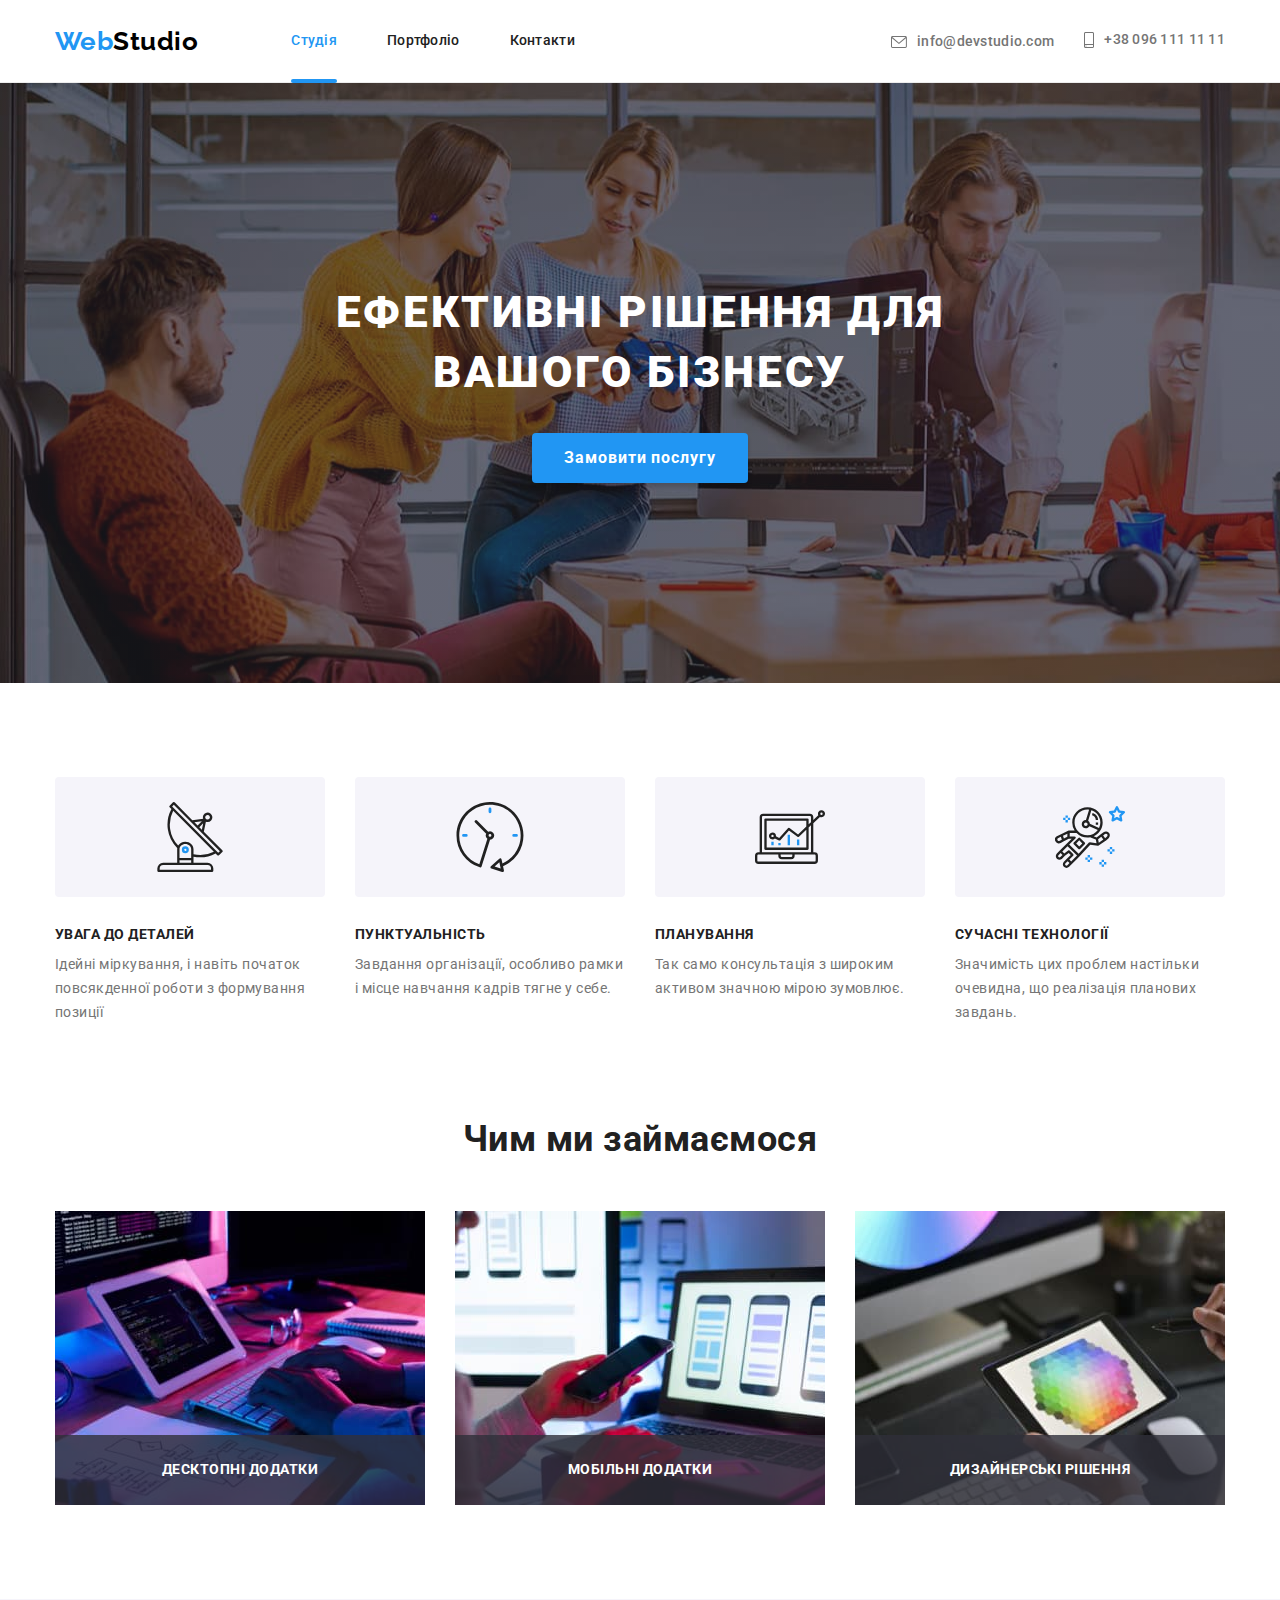
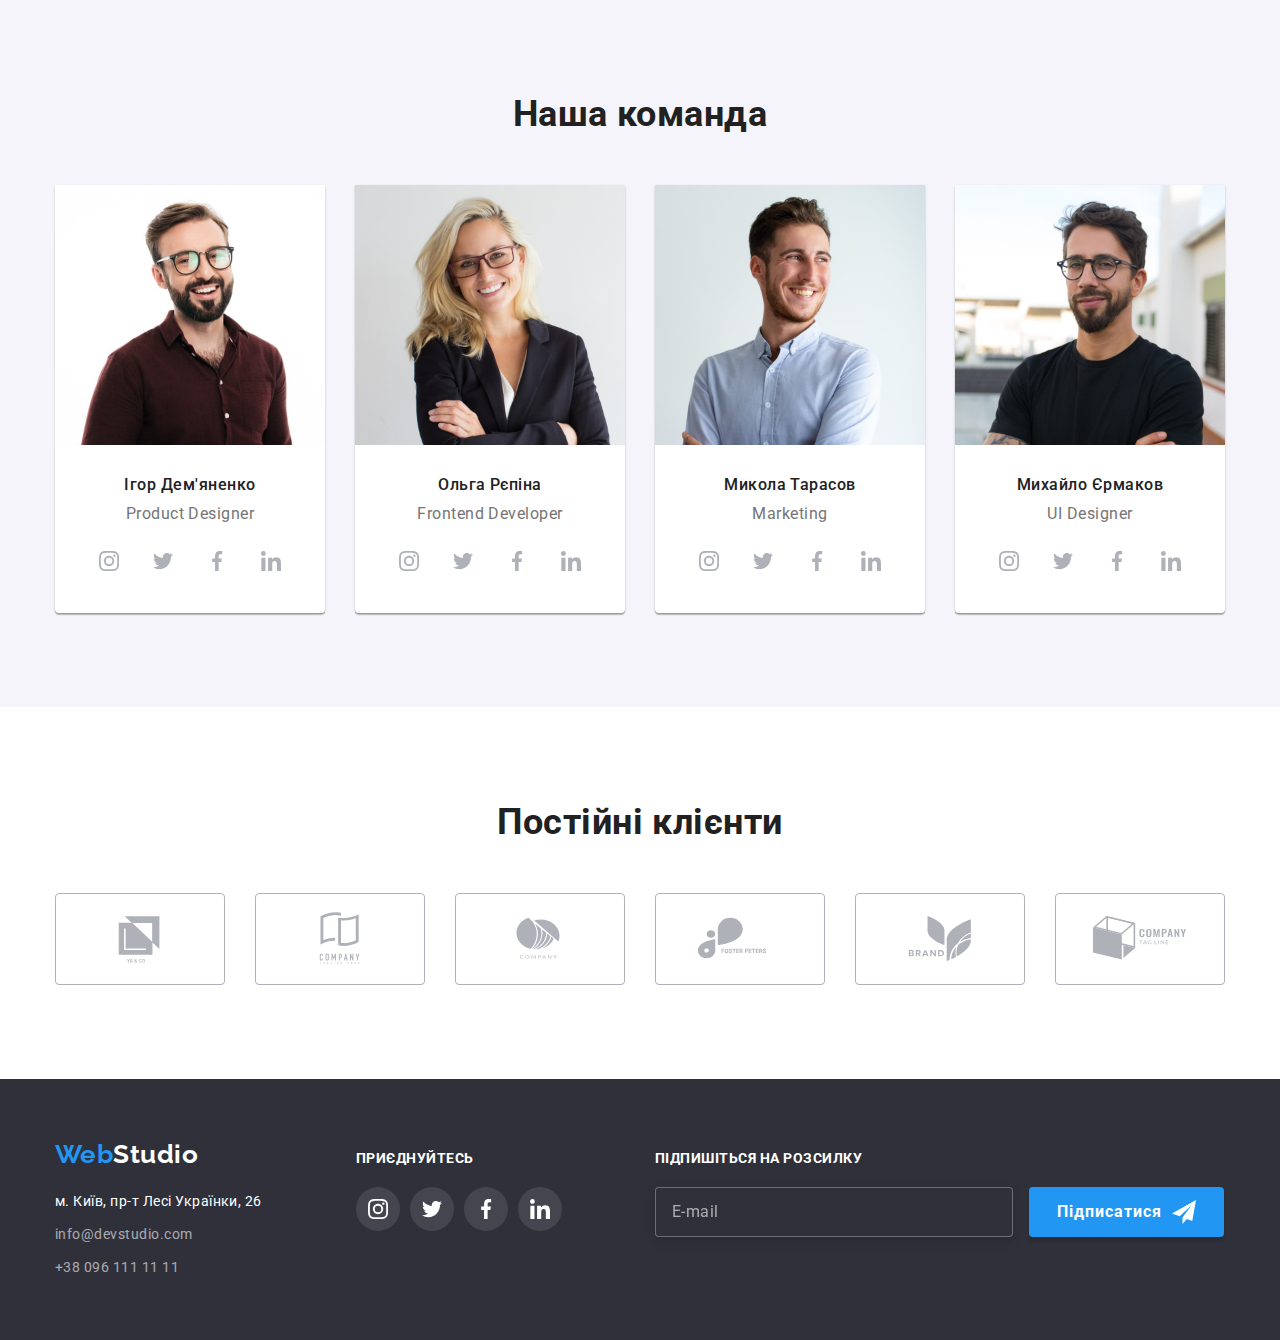
<file: index.html>
<!DOCTYPE html>
<html lang="uk">
<head>
    <meta charset="UTF-8">
    <meta http-equiv="X-UA-Compatible" content="IE=edge">
    <meta name="viewport" content="width=device-width, initial-scale=1.0">
    <title>Студія</title>
    <link rel="preconnect" href="https://fonts.googleapis.com">
    <link rel="preconnect" href="https://fonts.gstatic.com" crossorigin>
    <link href="https://fonts.googleapis.com/css2?family=Raleway:wght@700&family=Roboto:wght@400;500;700;900&display=swap" rel="stylesheet">
    <link rel="stylesheet" href="https://cdn.jsdelivr.net/npm/modern-normalize@1.1.0/modern-normalize.min.css">

    <link rel="stylesheet" href="./css/main.min.css">
</head>

<body>

    <!-- Шапка сайту -->
    <header class="header">
        <div class="container header__container">
            <nav class="main-nav">
                <a href="./index.html" lang="en" class="logo">Web<span class="logo logo_dark">Studio</span></a>

                <ul class="site-nav list">
                    <li class="site-nav__item"><a href="#" class="site-nav__link site-nav__link_current">Студія</a></li>
                    <li class="site-nav__item"><a href="./portfolio.html" class="site-nav__link">Портфоліо</a></li>
                    <li class="site-nav__item"><a href="#" class="site-nav__link">Контакти</a></li>
                </ul>
            </nav>

                <ul class="contacts list">

                    <li class="contacts__item">
                        <a href="mailto:info@devstudio.com" class="contacts__link contacts__link_right">
                            <svg class="mail-icon" lang="en" aria-label="mail icon" width="16px" height="12px">
                                <use href="./images/icons.svg#icon-mail"></use>
                            </svg>
                        info@devstudio.com
                        </a>
                    </li>

                    <li class="contacts__item">
                        <a href="tel:+380961111111" class="contacts__link">
                            <svg class="smartphone-icon" lang="en" aria-label="smartphone icon" width="10px" height="16px">
                                <use href="./images/icons.svg#icon-smartphone"></use>
                            </svg>
                        +38 096 111 11 11
                        </a>
                    </li>

                </ul>
        </div>
    </header>

    <main>
        <!-- Послуга -->
        <section class="service">
                <h1 class="service__title">Ефективні рішення для вашого бізнесу</h1>
                <button type="button" class="service__btn" data-modal-open>Замовити послугу</button>
        </section>

        <!-- Особливості -->
        <section class="section">
            <div class="container">
                <h2 class="section-title visually-hidden">Особливості</h2>

                <ul class="features__list list">

                    <li class="features__item">
                        <div class="features__item-thumb">
                            <svg class="antenna-icon" lang="en" aria-label="antenna icon">
                                <use href="./images/icons.svg#icon-antenna"></use>
                            </svg>
                        </div>
                        <h3 class="feature__title">УВАГА ДО ДЕТАЛЕЙ</h3>
                        <p class="about-feature">Ідейні міркування, і навіть початок повсякденної роботи з формування позиції</p>
                    </li>

                    <li class="features__item">
                        <div class="features__item-thumb">
                            <svg class="clock-icon" lang="en" aria-label="clock icon">
                                <use href="./images/icons.svg#icon-clock"></use>
                            </svg>
                        </div>
                        <h3 class="feature__title">ПУНКТУАЛЬНІСТЬ</h3>
                        <p class="about-feature">Завдання організації, особливо рамки і місце навчання кадрів тягне у себе.</p>
                    </li>

                    <li class="features__item">
                        <div class="features__item-thumb">
                            <svg class="diagram-icon" lang="en" aria-label="diagram icon">
                                <use href="./images/icons.svg#icon-diagram"></use>
                            </svg>
                        </div>
                        <h3 class="feature__title">ПЛАНУВАННЯ</h3>
                        <p class="about-feature">Так само консультація з широким активом значною мірою зумовлює.</p>
                    </li>

                    <li class="features__item">
                        <div class="features__item-thumb">
                            <svg class="astronaut-icon" lang="en" aria-label="astronaut icon">
                                <use href="./images/icons.svg#icon-astronaut"></use>
                            </svg>
                        </div>
                        <h3 class="feature__title">СУЧАСНІ ТЕХНОЛОГІЇ</h3>
                        <p class="about-feature">Значимість цих проблем настільки очевидна, що реалізація планових завдань.</p>
                    </li>

                </ul>
            </div>
        </section>

        <!-- Чим ми займаємося -->
        <section class="section work">
            <div class="container">
                <h2 class="section-title">Чим ми займаємося</h2>

                <ul class="work__list list">

                    <li class="work__item">
                        <div class="work__card">
                            <img src="images/mainpage/work1.jpg" alt="Десктопний додаток" width="370" height="294">
                            <p class="work__text">Десктопні додатки</p>
                        </div>
                    </li>

                    <li class="work__item">
                        <div class="work__card">
                            <img src="images/mainpage/work2.jpg" alt="Мобільний додаток" width="370" height="294">
                            <p class="work__text">Мобільні додатки</p>
                        </div>
                    </li>

                    <li class="work__item">
                        <div class="work__card">
                            <img src="images/mainpage/work3.jpg" alt="Дизайнерські рішення" width="370" height="294">
                            <p class="work__text">Дизайнерські рішення</p>
                        </div>
                    </li>

                </ul>
            </div>
        </section>

        <!-- Наша команда -->
        <section class="section team__section">
            <div class="container">
                <h2 class="section-title">Наша команда</h2>
                
                <ul class="team__list list">

                    <li class="team__item">
                        <div>
                            <img src="images/mainpage/member1.jpg" alt="Чоловік з бородою в окулярах" width="270" height="260">
                        </div>

                        <div class="team__card-content">
                            <h3 class="team__title">Ігор Дем'яненко</h3>
                            <p class="team__post" lang="en">Product Designer</p>

                            <ul class="social-list list">

                                <li class="social-list__item">
                                    <a href="#" class="social-list__link">
                                        <svg class="social-list__icon" lang="en" aria-label="instagram icon">
                                            <use href="./images/icons.svg#icon-instagram"></use>
                                        </svg>
                                    </a>
                                </li>

                                <li class="social-list__item">
                                    <a href="#" class="social-list__link">
                                        <svg class="social-list__icon" lang="en" aria-label="twitter icon">
                                            <use href="./images/icons.svg#icon-twitter"></use>
                                        </svg>
                                    </a>
                                </li>

                                <li class="social-list__item">
                                    <a href="#" class="social-list__link">
                                        <svg class="social-list__icon" lang="en" aria-label="facebook icon">
                                            <use href="./images/icons.svg#icon-facebook"></use>
                                        </svg>
                                    </a>
                                </li>

                                <li class="social-list__item">
                                    <a href="#" class="social-list__link">
                                        <svg class="social-list__icon" lang="en" aria-label="linkedin icon">
                                            <use href="./images/icons.svg#icon-linkedin"></use>
                                        </svg>
                                    </a>
                                </li>

                            </ul>
                        </div>
                    </li>

                    <li class="team__item">
                        <div>
                            <img src="images/mainpage/member2.jpg" alt="Жінка блондинка в окулярах" width="270" height="260">
                        </div>

                        <div class="team__card-content">
                            <h3 class="team__title">Ольга Рєпіна</h3>
                            <p class="team__post" lang="en">Frontend Developer</p>

                            <ul class="social-list list">

                                <li class="social-list__item">
                                    <a href="#" class="social-list__link">
                                        <svg class="social-list__icon" lang="en" aria-label="instagram icon">
                                            <use href="./images/icons.svg#icon-instagram"></use>
                                        </svg>
                                    </a>
                                </li>

                                <li class="social-list__item">
                                    <a href="#" class="social-list__link">
                                        <svg class="social-list__icon" lang="en" aria-label="twitter icon">
                                            <use href="./images/icons.svg#icon-twitter"></use>
                                        </svg>
                                    </a>
                                </li>

                                <li class="social-list__item">
                                    <a href="#" class="social-list__link">
                                        <svg class="social-list__icon" lang="en" aria-label="facebook icon">
                                            <use href="./images/icons.svg#icon-facebook"></use>
                                        </svg>
                                    </a>
                                </li>

                                <li class="social-list__item">
                                    <a href="#" class="social-list__link">
                                        <svg class="social-list__icon" lang="en" aria-label="linkedin icon">
                                            <use href="./images/icons.svg#icon-linkedin"></use>
                                        </svg>
                                    </a>
                                </li>

                            </ul>
                        </div>
                    </li>

                    <li class="team__item">
                        <div>
                            <img src="images/mainpage/member3.jpg" alt="Чоловік з бородою" width="270" height="260">
                        </div>

                        <div class="team__card-content">
                            <h3 class="team__title">Микола Тарасов</h3>
                            <p class="team__post" lang="en">Marketing</p>

                            <ul class="social-list list">

                                <li class="social-list__item">
                                    <a href="#" class="social-list__link">
                                        <svg class="social-list__icon" lang="en" aria-label="instagram icon">
                                            <use href="./images/icons.svg#icon-instagram"></use>
                                        </svg>
                                    </a>
                                </li>

                                <li class="social-list__item">
                                    <a href="#" class="social-list__link">
                                        <svg class="social-list__icon" lang="en" aria-label="twitter icon">
                                            <use href="./images/icons.svg#icon-twitter"></use>
                                        </svg>
                                    </a>
                                </li>

                                <li class="social-list__item">
                                    <a href="#" class="social-list__link">
                                        <svg class="social-list__icon" lang="en" aria-label="facebook icon">
                                            <use href="./images/icons.svg#icon-facebook"></use>
                                        </svg>
                                    </a>
                                </li>

                                <li class="social-list__item">
                                    <a href="#" class="social-list__link">
                                        <svg class="social-list__icon" lang="en" aria-label="linkedin icon">
                                            <use href="./images/icons.svg#icon-linkedin"></use>
                                        </svg>
                                    </a>
                                </li>

                            </ul>
                        </div>
                    </li>

                    <li class="team__item">
                        <div>
                            <img src="images/mainpage/member4.jpg" alt="Чоловік з бородою в окулярах" width="270" height="260">
                        </div>

                        <div class="team__card-content">
                            <h3 class="team__title">Михайло Єрмаков</h3>
                            <p class="team__post" lang="en">UI Designer</p>

                            <ul class="social-list list">

                                <li class="social-list__item">
                                    <a href="#" class="social-list__link">
                                        <svg class="social-list__icon" lang="en" aria-label="instagram icon">
                                            <use href="./images/icons.svg#icon-instagram"></use>
                                        </svg>
                                    </a>
                                </li>

                                <li class="social-list__item">
                                    <a href="#" class="social-list__link">
                                        <svg class="social-list__icon" lang="en" aria-label="twitter icon">
                                            <use href="./images/icons.svg#icon-twitter"></use>
                                        </svg>
                                    </a>
                                </li>

                                <li class="social-list__item">
                                    <a href="#" class="social-list__link">
                                        <svg class="social-list__icon" lang="en" aria-label="facebook icon">
                                            <use href="./images/icons.svg#icon-facebook"></use>
                                        </svg>
                                    </a>
                                </li>

                                <li class="social-list__item">
                                    <a href="#" class="social-list__link">
                                        <svg class="social-list__icon" lang="en" aria-label="linkedin icon">
                                            <use href="./images/icons.svg#icon-linkedin"></use>
                                        </svg>
                                    </a>
                                </li>

                            </ul>
                        </div>
                    </li>

                </ul>
            </div>
        </section>

        <!-- Постійні клієнти -->
        <section class="section">
            <div class="container">
                <h2 class="section-title">Постійні клієнти</h2>

                <ul class="client__list list">

                    <li class="client__item">
                        <a href="#" class="client__link">
                            <div class="client__card-thumb">
                            <svg class="logo-icon" lang="en" aria-label="logo icon">
                                <use href="./images/icons.svg#icon-logo1"></use>
                            </svg>
                            </div>
                        </a>
                    </li>

                    <li class="client__item">
                        <a href="#" class="client__link">
                            <div class="client__card-thumb">
                            <svg class="logo-icon" lang="en" aria-label="logo icon">
                                <use href="./images/icons.svg#icon-logo2"></use>
                            </svg>
                            </div>
                        </a>
                    </li>
                
                    <li class="client__item">
                        <a href="#" class="client__link">
                            <div class="client__card-thumb">
                            <svg class="logo-icon" lang="en" aria-label="logo icon">
                                <use href="./images/icons.svg#icon-logo3"></use>
                            </svg>
                            </div>
                        </a>
                    </li>

                    <li class="client__item">
                        <a href="#" class="client__link">
                            <div class="client__card-thumb">
                            <svg class="logo-icon" lang="en" aria-label="logo icon">
                                <use href="./images/icons.svg#icon-logo4"></use>
                            </svg>
                            </div>
                        </a>
                    </li>

                    <li class="client__item">
                        <a href="#" class="client__link">
                            <div class="client__card-thumb">
                            <svg class="logo-icon" lang="en" aria-label="logo icon">
                                <use href="./images/icons.svg#icon-logo5"></use>
                            </svg>
                            </div>
                        </a>
                    </li>

                    <li class="client__item">
                        <a href="#" class="client__link">
                            <div class="client__card-thumb">
                            <svg class="logo-icon" lang="en" aria-label="logo icon">
                                <use href="./images/icons.svg#icon-logo6"></use>
                            </svg>
                            </div>
                        </a>
                    </li>

                </ul>

            </div>
        </section>
    </main>

    <!-- Підвал -->
    <footer class="footer">
        <div class="container footer__container">
            <div class="address__card-thumb">
                <a href="./index.html" lang="en" class="logo">Web<span class="logo logo_light">Studio</span></a>

            <address class="address">
                
                    <ul class="address__list list">

                        <li class="address__item">
                            <a href="https://goo.gl/maps/PtDdcps2GoqeUwa47" target="_blank" rel="noopener noreferrer nofollow" class="address__link address__link_light">м. Київ, пр-т Лесі Українки, 26</a>
                        </li>

                        <li class="address__item">
                            <a href="mailto:info@devstudio.com" class="address__link">info@devstudio.com</a>
                        </li>

                        <li class="address__item">
                            <a href="tel:+380961111111" class="address__link">+38 096 111 11 11</a>
                        </li>

                    </ul>
            </address>
            </div>

            <div class="footer__social-card-thumb">
                <p class="footer__text">приєднуйтесь</p>
                <ul class="footer__social-list list">
                    <li class="footer__social-item">
                        <a href="#" class="footer__social-link">
                            <svg  class="footer__social-icon" lang="en" aria-label="instagram icon">
                                <use href="./images/icons.svg#icon-instagramfooter"></use>
                            </svg>
                        </a>
                    </li>
                    <li class="footer__social-item">
                        <a href="#" class="footer__social-link">
                            <svg  class="footer__social-icon" lang="en" aria-label="twitter icon">
                                <use href="./images/icons.svg#icon-twitterfooter"></use>
                            </svg>
                        </a>
                    </li>
                    
                    <li class="footer__social-item">
                        <a href="#" class="footer__social-link">
                            <svg  class="footer__social-icon" lang="en" aria-label="facebook icon">
                                <use href="./images/icons.svg#icon-facebookfooter"></use>
                            </svg>
                        </a>
                    </li>
                    
                    <li class="footer__social-item">
                        <a href="#" class="footer__social-link">
                            <svg  class="footer__social-icon" lang="en" aria-label="linkedin icon">
                                <use href="./images/icons.svg#icon-linkedinfooter"></use>
                            </svg>
                        </a>
                    </li>
                </ul>
            </div>

            <div class="footer__subscription-card-thumb">
                <p class="footer__text">Підпишіться на розсилку</p>
                <form class="footer-form">
                    <input class="footer-form__input" type="email" name="email" placeholder="E-mail" required>
                    <button type="submit" class="footer-form__btn">Підписатися
                        <svg class="send-icon" lang="en" aria-label="send icon" width="16px" height="12px">
                            <use href="./images/icons.svg#icon-send"></use>
                        </svg>
                    </button>
                </form>
            </div>

        </div>
    </footer>

    <div class="backdrop is-hidden" data-modal>
        <div class="modal">
            <button type="button" class="modal__btn_close" data-modal-close>
                <svg class="modal__close-icon" width="18px" height="18px">
                    <use href="./images/icons.svg#icon-close"></use>
                </svg>
            </button>

            <p class="modal-form__text">Залиште свої дані, ми вам передзвонимо</p>

            <form class="modal-form">
                <label class="modal-form__label">
                    <span class="modal-form__label_desc">Ім'я</span>
                    <span class="modal-form__input-wrapper">
                        <input class="modal-form__input" type="text" name="user_name" required pattern="[a-zA-Zа-яА-ЯіІїЇ']+">
                        <svg class="modal-form__icon">
                            <use href="./images/icons.svg#icon-person-black"></use>
                        </svg>
                    </span>
                </label>

                <label class="modal-form__label">
                    <span class="modal-form__label_desc">Телефон</span> 
                    <span class="modal-form__input-wrapper">
                        <input class="modal-form__input" type="tel" name="user_phone" required pattern="[0-9]{10}">
                        <svg class="modal-form__icon">
                            <use href="./images/icons.svg#icon-phone-black"></use>
                        </svg>
                    </span>
                </label>

                <label class="modal-form__label">
                    <span class="modal-form__label_desc">Пошта</span>
                    <span class="modal-form__input-wrapper">
                        <input class="modal-form__input" type="email" name="user_mail" required pattern="[a-z0-9._%+-]+@[a-z0-9.-]+\.[a-z]{2,4}$">
                        <svg class="modal-form__icon">
                            <use href="./images/icons.svg#icon-email-black"></use>
                        </svg>
                    </span>
                </label>

                <label class="modal-form__label">
                    <span class="modal-form__label_desc">Коментар</span>
                    <textarea class="modal-form__message" name="user_message" placeholder="Введіть текст"></textarea>
                </label>

                <label class="modal-form__check-label">
                    <input class="modal-form__check visually-hidden" type="checkbox" name="user_policy" required>
                    <svg class="modal-form__check-icon">
                        <use class="modal-form__check-icon_vector" href="./images/icons.svg#icon-check"></use>
                    </svg>
                    Погоджуюся з розсилкою та приймаю&nbsp;<a href="#" class="modal-form-check-link" >Умови договору</a> 
                </label>
                
                <button class="modal__btn_submit" type="submit">Відправити</button>
            </form>

        </div>
    </div>

    <script src="./js/modal.js"></script>
    
</body>
</html>
</file>
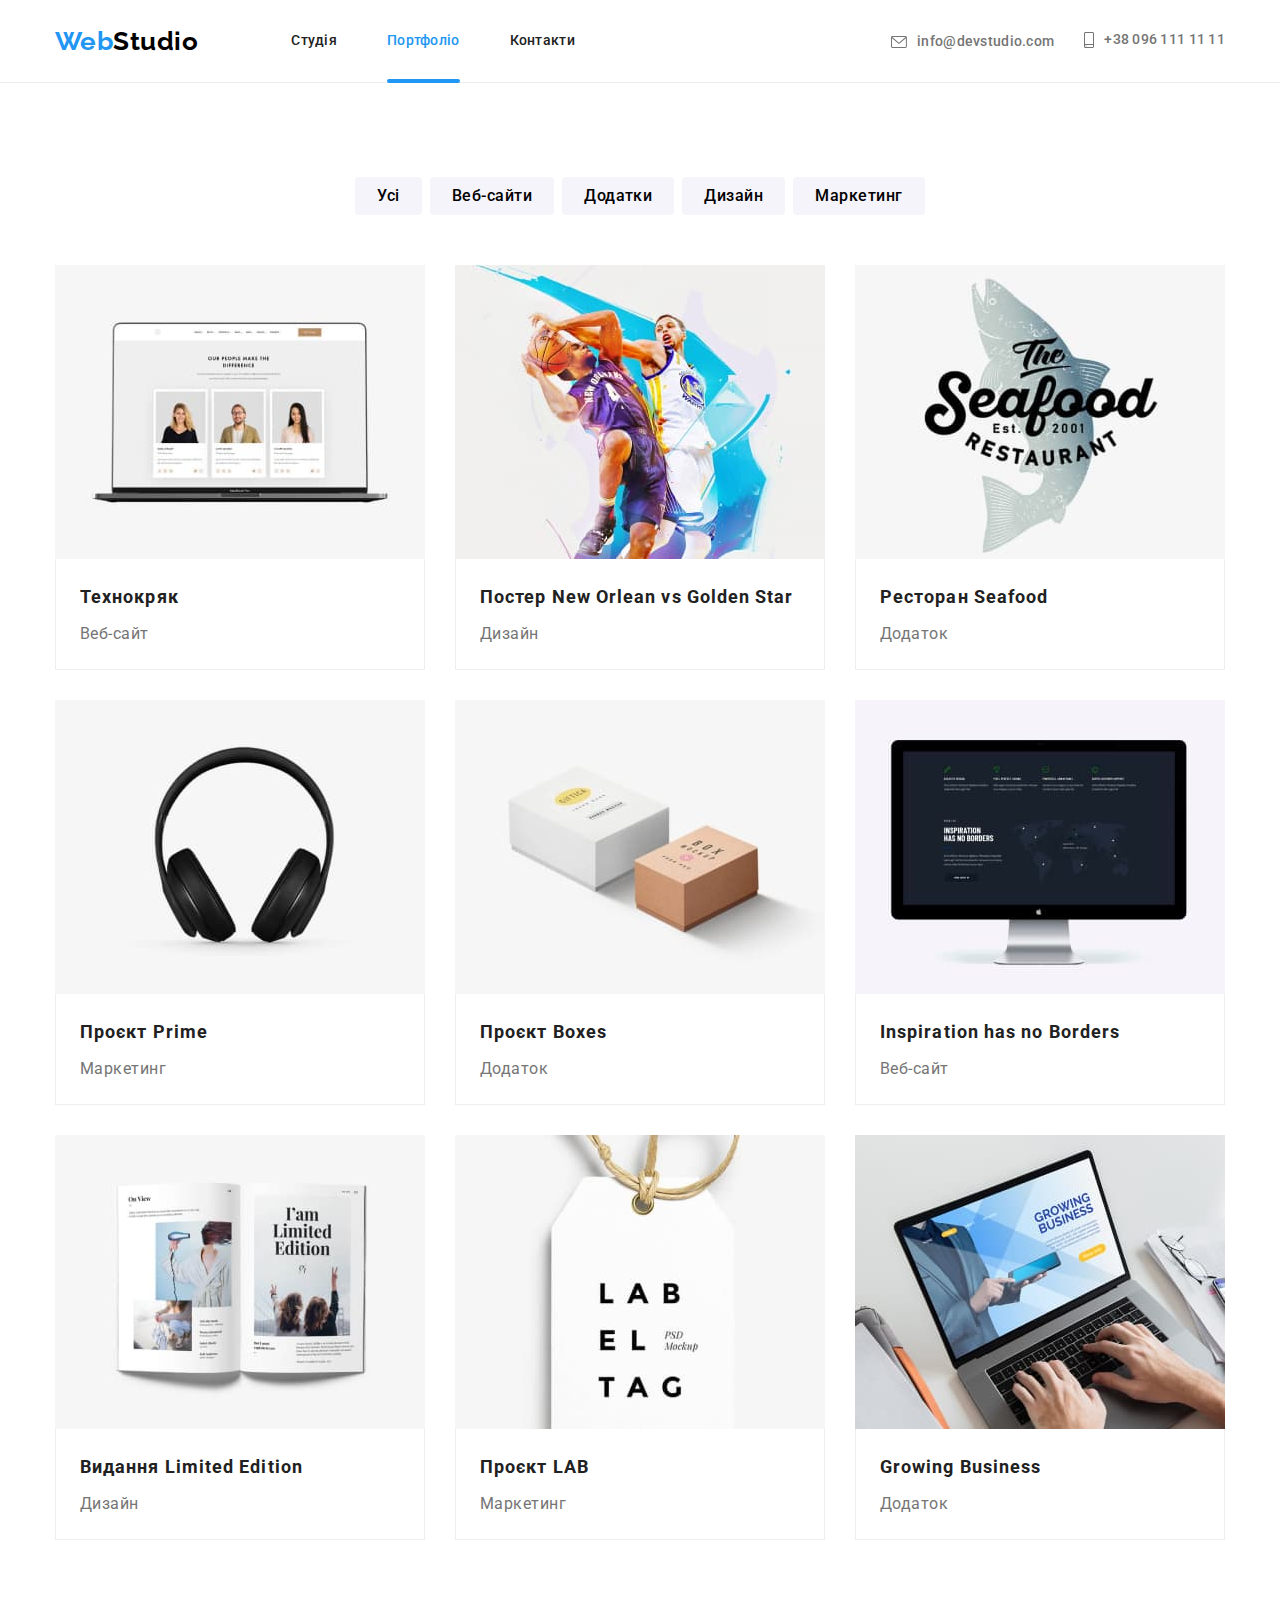
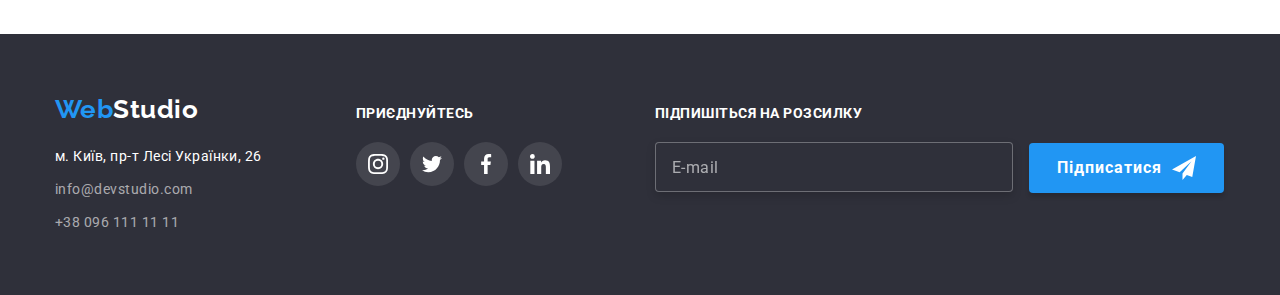
<file: portfolio.html>
<!DOCTYPE html>
<html lang="en">
<head>
    <meta charset="UTF-8">
    <meta http-equiv="X-UA-Compatible" content="IE=edge">
    <meta name="viewport" content="width=device-width, initial-scale=1.0">
    <title>Портфоліо</title>
    <link rel="preconnect" href="https://fonts.googleapis.com">
    <link rel="preconnect" href="https://fonts.gstatic.com" crossorigin>
    <link href="https://fonts.googleapis.com/css2?family=Raleway:wght@700&family=Roboto:wght@400;500;700;900&display=swap" rel="stylesheet">
    <link rel="stylesheet" href="https://cdn.jsdelivr.net/npm/modern-normalize@1.1.0/modern-normalize.min.css">

    <link rel="stylesheet" href="./css/main.min.css">

</head>
<body>
    
    <!-- Шапка сайту -->
    <header class="header">
        <div class="container header__container">
            <nav class="main-nav">
                <a href="./index.html" lang="en" class="logo">Web<span class="logo logo_dark">Studio</span></a>

                <ul class="site-nav list">
                    <li class="site-nav__item"><a href="./index.html" class="site-nav__link">Студія</a></li>
                    <li class="site-nav__item"><a href="#" class="site-nav__link site-nav__link_current">Портфоліо</a></li>
                    <li class="site-nav__item"><a href="#" class="site-nav__link">Контакти</a></li>
                </ul>
            </nav>

                <ul class="contacts list">

                    <li class="contacts__item">
                        <a href="mailto:info@devstudio.com" class="contacts__link contacts__link_right">
                            <svg class="mail-icon" lang="en" aria-label="mail icon" width="16px" height="12px">
                                <use href="./images/icons.svg#icon-mail"></use>
                            </svg>
                        info@devstudio.com
                        </a>
                    </li>

                    <li class="contacts__item">
                        <a href="tel:+380961111111" class="contacts__link">
                            <svg class="smartphone-icon" lang="en" aria-label="smartphone icon" width="10px" height="16px">
                                <use href="./images/icons.svg#icon-smartphone"></use>
                            </svg>
                        +38 096 111 11 11
                        </a>
                    </li>


                </ul>
        </div>
    </header>

    <main>
    <!-- Сторінка портфоліо -->
        <section class="section portfolio">
            <div class="container portfolio__container">
                <h1 class="visually-hidden">Портфоліо</h1>
                <ul class="portfolio__btn-list list">
                    <li class="portfolio__btn-item"><button type="button" class="portfolio__btn">Усі</button></li>
                    <li class="portfolio__btn-item"><button type="button" class="portfolio__btn">Веб-сайти</button></li>
                    <li class="portfolio__btn-item"><button type="button" class="portfolio__btn">Додатки</button></li>
                    <li class="portfolio__btn-item"><button type="button" class="portfolio__btn">Дизайн</button></li>
                    <li class="portfolio__btn-item"><button type="button" class="portfolio__btn">Маркетинг</button></li>
                </ul>

                <ul class="portfolio__card-list list">
                    
                    <li class="portfolio__card-item">
                        <a href="#" class="portfolio__link">
                            <div class="portfolio__card-thumb">
                                <img src="./images/portfoliopage/project1.jpg" alt="Веб-сайт Технокряк" width="370" height="294">
                                <p class="portfolio__overlay">
                                    Ресурс пропонує комплексні пропозиції з різним рівнем функціоналу та сервісів. Все це дозволить відвідувачу отримати вичерпні відомості про компанію чи приватну особу.
                                </p>
                            </div>

                            <div class="portfolio__card-content">
                                <h2 class="portfolio__title">Технокряк</h2>
                                <p class="portfolio__post">Веб-сайт</p>
                            </div>
                        </a>
                    </li>

                    <li class="portfolio__card-item">
                        <a href="#" class="portfolio__link">
                            <div class="portfolio__card-thumb">
                                <img src="./images/portfoliopage/project2.jpg" alt="Дизайн постеру" width="370" height="294">
                                <p class="portfolio__overlay">
                                    Ресурс пропонує комплексні пропозиції з різним рівнем функціоналу та сервісів. Все це дозволить відвідувачу отримати вичерпні відомості про компанію чи приватну особу.
                                </p>
                            </div>

                            <div class="portfolio__card-content">
                                <h2 class="portfolio__title">Постер <span lang="en">New Orlean vs Golden Star</span></h2>
                                <p class="portfolio__post">Дизайн</p>
                            </div>
                        </a>
                    </li>

                    <li class="portfolio__card-item">
                        <a href="#" class="portfolio__link">
                            <div class="portfolio__card-thumb">
                                <img src="./images/portfoliopage/project3.jpg" alt="Додаток для ресторану морепродуктів" width="370" height="294">
                                <p class="portfolio__overlay">
                                    Ресурс пропонує комплексні пропозиції з різним рівнем функціоналу та сервісів. Все це дозволить відвідувачу отримати вичерпні відомості про компанію чи приватну особу.
                                </p>
                            </div>

                            <div class="portfolio__card-content">
                                <h2 class="portfolio__title">Ресторан <span lang="en">Seafood</span></h2>
                                <p class="portfolio__post">Додаток</p>
                            </div>
                        </a>
                    </li>

                    <li class="portfolio__card-item">
                        <a href="#" class="portfolio__link">
                            <div class="portfolio__card-thumb">
                                <img src="./images/portfoliopage/project4.jpg" alt="Реклама навушників" width="370" height="294">
                                <p class="portfolio__overlay">
                                    Ресурс пропонує комплексні пропозиції з різним рівнем функціоналу та сервісів. Все це дозволить відвідувачу отримати вичерпні відомості про компанію чи приватну особу.
                                </p>
                            </div>

                            <div class="portfolio__card-content">
                                <h2 class="portfolio__title">Проєкт <span lang="en">Prime</span></h2>
                                <p class="portfolio__post">Маркетинг</p>
                            </div>
                        </a>
                    </li>

                    <li class="portfolio__card-item">
                        <a href="#" class="portfolio__link">
                            <div class="portfolio__card-thumb">
                                <img src="./images/portfoliopage/project5.jpg" alt="Додаток для пакування" width="370" height="294">
                                <p class="portfolio__overlay">
                                    Ресурс пропонує комплексні пропозиції з різним рівнем функціоналу та сервісів. Все це дозволить відвідувачу отримати вичерпні відомості про компанію чи приватну особу.
                                </p>
                            </div>

                            <div class="portfolio__card-content">
                                <h2 class="portfolio__title">Проєкт <span lang="en">Boxes</span></h2>
                                <p class="portfolio__post">Додаток</p>
                            </div>
                        </a>
                    </li>

                    <li class="portfolio__card-item">
                        <a href="#" class="portfolio__link">
                            <div class="portfolio__card-thumb">
                                <img src="./images/portfoliopage/project6.jpg" alt="Веб-сайт натхнення" width="370" height="294">
                                <p class="portfolio__overlay">
                                    Ресурс пропонує комплексні пропозиції з різним рівнем функціоналу та сервісів. Все це дозволить відвідувачу отримати вичерпні відомості про компанію чи приватну особу.
                                </p>
                            </div>

                            <div class="portfolio__card-content">
                                <h2 class="portfolio__title"> <span lang="en">Inspiration has no Borders</span></h2>
                                <p class="portfolio__post">Веб-сайт</p>
                            </div>
                        </a>
                    </li>

                    <li class="portfolio__card-item">
                        <a href="#" class="portfolio__link">
                            <div class="portfolio__card-thumb">
                                <img src="./images/portfoliopage/project7.jpg" alt="Дизайн журналу" width="370" height="294">
                                <p class="portfolio__overlay">
                                    Ресурс пропонує комплексні пропозиції з різним рівнем функціоналу та сервісів. Все це дозволить відвідувачу отримати вичерпні відомості про компанію чи приватну особу.
                                </p>
                            </div>

                            <div class="portfolio__card-content">
                                <h2 class="portfolio__title">Видання <span lang="en">Limited Edition</span></h2>
                                <p class="portfolio__post">Дизайн</p>
                            </div>
                        </a>
                    </li>

                    <li class="portfolio__card-item">
                        <a href="#" class="portfolio__link">
                            <div class="portfolio__card-thumb">
                                <img src="./images/portfoliopage/project8.jpg" alt="Реклама макетів сайтів" width="370" height="294">
                                <p class="portfolio__overlay">
                                    Ресурс пропонує комплексні пропозиції з різним рівнем функціоналу та сервісів. Все це дозволить відвідувачу отримати вичерпні відомості про компанію чи приватну особу.
                                </p>
                            </div>

                            <div class="portfolio__card-content">
                                <h2 class="portfolio__title">Проєкт <span lang="en">LAB</span></h2>
                                <p class="portfolio__post">Маркетинг</p>
                            </div>
                        </a>
                    </li>

                    <li class="portfolio__card-item">
                        <a href="#" class="portfolio__link">
                            <div class="portfolio__card-thumb">
                                <img src="./images/portfoliopage/project9.jpg" alt="Додаток для бізнесу" width="370" height="294">
                                <p class="portfolio__overlay">
                                    Ресурс пропонує комплексні пропозиції з різним рівнем функціоналу та сервісів. Все це дозволить відвідувачу отримати вичерпні відомості про компанію чи приватну особу.
                                </p>
                            </div>

                            <div class="portfolio__card-content">
                                <h2 class="portfolio__title"><span lang="en">Growing Business</span></h2>
                                <p class="portfolio__post">Додаток</p>
                            </div>
                        </a>
                    </li>
                    
                </ul>
            </div>
        </section>
    </main>

    <!-- Підвал -->
    <footer class="footer">
        <div class="container footer__container">
            <div class="address__card-thumb">
                <a href="./index.html" lang="en" class="logo">Web<span class="logo logo_light">Studio</span></a>

            <address class="address">
                
                    <ul class="address__list list">

                        <li class="address__item">
                            <a href="https://goo.gl/maps/PtDdcps2GoqeUwa47" target="_blank" rel="noopener noreferrer nofollow" class="address__link address__link_light">м. Київ, пр-т Лесі Українки, 26</a>
                        </li>

                        <li class="address__item">
                            <a href="mailto:info@devstudio.com" class="address__link">info@devstudio.com</a>
                        </li>

                        <li class="address__item">
                            <a href="tel:+380961111111" class="address__link">+38 096 111 11 11</a>
                        </li>

                    </ul>
            </address>
            </div>

            <div class="footer__social-card-thumb">
                <p class="footer__text">приєднуйтесь</p>
                <ul class="footer__social-list list">
                    <li class="footer__social-item">
                        <a href="#" class="footer__social-link">
                            <svg  class="footer__social-icon" lang="en" aria-label="instagram icon">
                                <use href="./images/icons.svg#icon-instagramfooter"></use>
                            </svg>
                        </a>
                    </li>
                    <li class="footer__social-item">
                        <a href="#" class="footer__social-link">
                            <svg  class="footer__social-icon" lang="en" aria-label="twitter icon">
                                <use href="./images/icons.svg#icon-twitterfooter"></use>
                            </svg>
                        </a>
                    </li>
                    
                    <li class="footer__social-item">
                        <a href="#" class="footer__social-link">
                            <svg  class="footer__social-icon" lang="en" aria-label="facebook icon">
                                <use href="./images/icons.svg#icon-facebookfooter"></use>
                            </svg>
                        </a>
                    </li>
                    
                    <li class="footer__social-item">
                        <a href="#" class="footer__social-link">
                            <svg  class="footer__social-icon" lang="en" aria-label="linkedin icon">
                                <use href="./images/icons.svg#icon-linkedinfooter"></use>
                            </svg>
                        </a>
                    </li>
                </ul>
            </div>

            <div class="footer__subscription-card-thumb">
                <p class="footer__text">Підпишіться на розсилку</p>
                <form class="footer-form">
                    <input class="footer-form__input" type="email" name="email" placeholder="E-mail" required>
                    <button type="submit" class="button footer-form__btn">Підписатися
                        <svg class="send-icon" lang="en" aria-label="send icon" width="16px" height="12px">
                            <use href="./images/icons.svg#icon-send"></use>
                        </svg>
                    </button>
                </form>
            </div>

        </div>
    </footer>

</body>
</html>
</file>
<file: css/main.min.css>
:root{--pimary-text-color: #212121;--secondary-text-color: #757575;--accent-color: #2196F3;--primary-logo-color: #2196F3;--header-logo-color: #000000;--footer-logo-color: #FFFFFF;--primary-light-text-color: #FFFFFF;--secondary-light-text-color: rgba(255, 255, 255, 0.6);--pimary-bg-color: #FFFFFF;--dark-bg-color: #2F303A;--light-bg-color: #F5F4FA;--header-border-color: #ECECEC;--card-border-color: #EEEEEE;--accent-btn: #188CE8;--service-btn-shadow: rgba(0, 0, 0, 0.15);--first-team-shadow: rgba(0, 0, 0, 0.12);--second-team-shadow: rgba(0, 0, 0, 0.14);--third-team-shadow: rgba(0, 0, 0, 0.2);--first-portfolio-btn-shadow: rgba(0, 0, 0, 0.1);--second-portfolio-btn-shadow: rgba(0, 0, 0, 0.08);--third-portfolio-btn-shadow: rgba(0, 0, 0, 0.12);--first-portfolio-card-shadow: rgba(0, 0, 0, 0.12);--second-portfolio-card-shadow: rgba(0, 0, 0, 0.06);--third-portfolio-card-shadow: rgba(0, 0, 0, 0.16);--down-bgc-service: #C4C4C4;--accent-color-icon: #FFFFFF;--icon-color: #AFB1B8;--icon-color-footer: #FFFFFF;--client-border: #AFB1B8;--icon-bg-footer: rgba(255, 255, 255, 0.1);--overlay-color: rgba(47, 48, 58, 0.4);--border-color-footer-subscription: rgba(255, 255, 255, 0.3);--overlay-card-work: rgba(47, 48, 58, 0.8);--overlay-card-portfolio: rgba(33, 150, 243, 0.9);--transition-dur-tf: 250ms cubic-bezier(0.4, 0, 0.2, 1);--backdrop-bg-color: rgba(0, 0, 0, 0.2);--border-color-modal: rgba(33, 33, 33, 0.2);--color-modal-icon: #212121;--border-color-modal-close-icon: rgba(0, 0, 0, 0.1);--color-modal-close-icon: #000000;--placeholder-color: rgba(117, 117, 117, 0.5);--pimary-font-text: Roboto, sans-serif;--font-logo: Raleway, sans-serif}.visually-hidden{position:absolute;white-space:nowrap;width:1px;height:1px;overflow:hidden;border:0;padding:0;clip:rect(0 0 0 0);clip-path:inset(50%);margin:-1px}.footer-form__btn,.service__btn,.modal__btn_submit{font-weight:700;line-height:1.88;letter-spacing:.06em;color:var(--primary-light-text-color);background-color:var(--accent-color);box-shadow:0px 4px 4px var(--service-btn-shadow)}h1,h2,h3,h4,p{margin-top:0px;margin-bottom:0px}ol,ul{margin-top:0px;margin-bottom:0px;padding-left:0px}body{font-family:var(--pimary-font-text);letter-spacing:.03em;color:var(--pimary-text-color);background-color:var(--pimary-bg-color)}header{border-bottom:1px solid var(--header-border-color)}img{display:block;min-width:100%}button{font-size:16px;text-align:center;border:none;border-radius:4px;cursor:pointer}.list{list-style:none}.container{width:1200px;margin-left:auto;margin-right:auto;padding-left:15px;padding-right:15px}.section{padding-top:94px;padding-bottom:94px}.section-title{margin-bottom:50px;font-size:36px;line-height:1.17;text-align:center}.logo{font-family:var(--font-logo);font-weight:700;font-size:26px;line-height:1.19;color:var(--primary-logo-color);text-decoration:none}.logo_dark{color:var(--header-logo-color)}.logo_light{color:var(--footer-logo-color)}.backdrop{position:fixed;top:0;left:0;z-index:999;width:100%;height:100%;background-color:var(--backdrop-bg-color);transition:opacity 500ms ease-in-out,visibility 500ms ease-in-out}.backdrop.is-hidden{opacity:0;visibility:hidden;pointer-events:none}.backdrop.is-hidden .modal{transform:translate(-50%, -50%) scale(0.85)}.modal{position:absolute;top:50%;left:50%;transform:translate(-50%, -50%);width:528px;height:581px;padding:40px;background-color:var(--pimary-bg-color);transform:translate(-50%, -50%) scale(1);transition:transform 500ms ease-in-out}.modal__btn_close{position:absolute;top:8px;right:8px;display:flex;align-items:center;justify-content:center;width:30px;height:30px;border-radius:50%;border:1px solid rgba(0,0,0,.1);background-color:rgba(0,0,0,0);padding:0;cursor:pointer;fill:var(--color-modal-close-icon);transition:fill var(--transition-dur-tf)}.modal__btn_close:hover,.modal__btn_close:focus{fill:var(--accent-color)}.modal-form__text{font-style:normal;font-weight:700;font-size:20px;text-align:center;margin-bottom:12px}.modal-form{display:flex;flex-direction:column}.modal-form__label{margin-bottom:10px}.modal-form__label_desc,.modal-form__check-label{font-style:normal;font-weight:400}.modal-form__label_desc{display:block;margin-bottom:4px;font-size:12px;line-height:1.17;letter-spacing:.01em;color:var(--secondary-text-color)}.modal-form__input-wrapper{position:relative;display:block}.modal-form__input{height:40px;padding-left:42px}.modal-form__input:focus{outline:none;border-color:var(--accent-color)}.modal-form__message{height:120px;padding:12px 16px;resize:none;overflow:auto}.modal-form__message:focus{outline:none;border-color:var(--accent-color)}.modal-form__message::placeholder{color:var(--placeholder-color)}.modal-form__input,.modal-form__message{width:100%;border:1px solid var(--border-color-modal);border-radius:4px;transition:border-color var(--transition-dur-tf);cursor:pointer}.modal-form__icon{position:absolute;display:block;top:50%;left:12px;transform:translateY(-50%);width:18px;height:18px;fill:var(--color-modal-icon);transition:fill var(--transition-dur-tf)}.modal-form__input:focus+.modal-form__icon{fill:var(--accent-color)}.modal-form__check-label{display:flex;align-items:center;justify-content:center;font-size:14px;line-height:1.71;color:var(--secondary-text-color);overflow:hidden;cursor:pointer}.modal-form__check-icon{width:16px;height:15px;border:2px solid var(--pimary-text-color);border-radius:3px;fill:#fff;margin-right:7px;transition:background-color var(--transition-dur-tf),border-color var(--transition-dur-tf)}.modal-form__check:checked+.modal-form__check-icon{border-color:var(--accent-color);background-color:var(--accent-color)}.modal-form__check-icon_vector{display:none}.modal-form__check:checked+.modal-form__check-icon .modal-form__check-icon_vector{display:block}.modal-form-check-link{color:var(--accent-color)}.modal__btn_submit{margin-top:30px;padding:10px 52px;align-self:center;transition:background-color var(--transition-dur-tf)}.modal__btn_submit:hover,.modal__btn_submit:focus{background-color:var(--accent-btn)}.header__container{display:flex;align-items:center}.main-nav{display:flex;align-items:center}.site-nav{display:flex;margin-left:93px;column-gap:50px}.site-nav__link,.contacts__link{padding-top:32px;padding-bottom:32px;font-weight:500;font-size:14px;line-height:1.14;letter-spacing:.02em;text-decoration:none;transition:color var(--transition-dur-tf)}.site-nav__link{display:block;color:inherit}.site-nav__link:hover,.site-nav__link:focus{color:var(--accent-color)}.site-nav__link_current{color:var(--accent-color)}.site-nav__link_current::after{display:block;position:absolute;content:"";width:100%;height:4px;margin-left:auto;margin-right:auto;margin-top:30px;background:var(--accent-color);border-radius:2px}.site-nav__item{position:relative}.contacts{display:flex;align-items:baseline;justify-content:center;margin-left:auto}.contacts__link{display:flex;align-items:center;color:var(--secondary-text-color)}.contacts__link:hover,.contacts__link:focus{color:var(--accent-color)}.contacts__link_right{margin-right:30px}.mail-icon,.smartphone-icon{margin-right:10px;fill:currentColor}.service{max-width:1600px;margin-left:auto;margin-right:auto;padding-top:200px;padding-bottom:200px;text-align:center;color:var(--primary-light-text-color);background-color:var(--down-bgc-service);background-image:linear-gradient(var(--overlay-color), var(--overlay-color)),url(../images/mainpage/servise.jpg);background-size:cover}.service__title{width:696px;margin-right:auto;margin-left:auto;font-weight:900;font-size:44px;line-height:1.36;letter-spacing:.06em;text-align:center;text-transform:uppercase}.service__btn{margin-top:30px;padding:10px 32px;transition:background-color var(--transition-dur-tf)}.service__btn:hover,.service__btn:focus{background-color:var(--accent-btn)}.features__list{display:flex;flex-wrap:wrap;gap:30px}.features__item{flex-basis:calc((100% - 90px)/4)}.features__item-thumb{display:flex;align-items:center;justify-content:center;width:270px;height:120px;background:var(--light-bg-color);border-radius:4px}.antenna-icon,.clock-icon,.diagram-icon,.astronaut-icon{display:inline-block;width:70px;height:70px}.feature__title{margin-top:30px;font-size:14px;line-height:1.14}.about-feature{margin-top:10px;font-size:14px;line-height:1.71;color:var(--secondary-text-color)}.work{padding-top:0px}.work__list{display:flex;flex-wrap:wrap;gap:30px}.work__item{flex-basis:calc((100% - 60px)/3)}.work__card{position:relative}.work__text{display:flex;position:absolute;bottom:0;left:0;width:100%;height:70px;margin:0;font-size:14px;line-height:1.14;align-items:center;justify-content:center;font-weight:700;color:var(--primary-light-text-color);background-color:var(--overlay-card-work);text-transform:uppercase}.team__section{background-color:var(--light-bg-color)}.team__list{display:flex;flex-wrap:wrap;gap:30px}.team__item{flex-basis:calc((100% - 90px)/4);background-color:var(--pimary-bg-color);box-shadow:0px 1px 3px var(--first-team-shadow),0px 1px 1px var(--second-team-shadow),0px 2px 1px var(--third-team-shadow);border-radius:0px 0px 4px 4px}.team__card-content{padding-top:30px;padding-bottom:30px}.team__title,.team__post{font-size:16px;line-height:1.19;text-align:center}.team__title{margin-bottom:10px;font-weight:500}.team__post{color:var(--secondary-text-color)}.social-list{display:flex;column-gap:10px;justify-content:center;margin-top:16px}.social-list__link{display:flex;align-items:center;justify-content:center;width:44px;height:44px;background:var(--pimary-bg-color);border-radius:50%;transition:background-color var(--transition-dur-tf)}.social-list__link:hover,.social-list__link:focus{background-color:var(--accent-color)}.social-list__icon{width:20px;height:20px;fill:var(--icon-color);transition:fill var(--transition-dur-tf)}.social-list__link:hover .social-list__icon,.social-list__link:focus .social-list__icon{fill:var(--accent-color-icon)}.client__list{display:flex;flex-wrap:wrap;gap:30px}.client__item{flex-basis:calc((100% - 150px)/6)}.client__card-thumb{display:flex;align-items:center;justify-content:center;width:170px;height:92px;border:1px solid var(--client-border);border-radius:4px;transition:border var(--transition-dur-tf)}.client__card-thumb:hover,.client__card-thumb:focus{border:1px solid var(--accent-color)}.logo-icon{width:106px;height:60px;fill:var(--icon-color);transition:fill var(--transition-dur-tf)}.client__link:hover .logo-icon,.client__link:focus .logo-icon{fill:var(--accent-color)}.portfolio__btn-list{display:flex;margin-bottom:50px;justify-content:center;column-gap:8px}.portfolio__btn{padding:6px 22px;font-weight:500;line-height:1.62;letter-spacing:.03em;background-color:var(--light-bg-color);transition:color var(--transition-dur-tf),background-color var(--transition-dur-tf),box-shadow var(--transition-dur-tf)}.portfolio__btn:hover,.portfolio__btn:focus{color:var(--primary-light-text-color);background-color:var(--accent-color);box-shadow:0px 3px 1px var(--first-portfolio-btn-shadow),0px 1px 2px var(--second-portfolio-btn-shadow),0px 2px 2px var(--third-portfolio-btn-shadow)}.portfolio__card-list{display:flex;flex-wrap:wrap;gap:30px}.portfolio__card-item{flex-basis:calc((100% - 180px)/9)}.portfolio__link{text-decoration:none;display:block;transition:box-shadow var(--transition-dur-tf)}.portfolio__link:hover{box-shadow:0px 1px 1px var(--first-portfolio-card-shadow),0px 4px 4px var(--second-portfolio-card-shadow),1px 4px 6px var(--third-portfolio-card-shadow)}.portfolio__card-thumb{position:relative;overflow:hidden}.portfolio__overlay{position:absolute;top:0;left:0;width:100%;height:100%;background:var(--overlay-card-portfolio);color:var(--primary-light-text-color);font-style:normal;font-weight:400;font-size:18px;line-height:1.56;text-align:center;padding:63px 24px;overflow:auto;transform:translateY(100%);transition:transform var(--transition-dur-tf)}.portfolio__link:hover .portfolio__overlay,.portfolio__link:focus .portfolio__overlay{transform:translateY(0%)}.portfolio__card-content{padding:20px 24px;border-right:1px solid var(--card-border-color);border-bottom:1px solid var(--card-border-color);border-left:1px solid var(--card-border-color)}.portfolio__title{margin-bottom:4px;font-size:18px;line-height:2;letter-spacing:.06em;color:var(--pimary-text-color)}.portfolio__post{line-height:1.88;color:var(--secondary-text-color)}.footer{padding-top:60px;padding-bottom:60px;background-color:var(--dark-bg-color)}.footer__container{display:flex;align-items:baseline}.address__card-thumb{width:231px}.address{margin-top:20px;font-style:normal;font-size:14px;line-height:1.71;color:var(--secondary-text-color)}.address__item:not(:first-child){margin-top:9px}.address__list .address__link_light{color:var(--primary-light-text-color)}.address__link{color:var(--secondary-light-text-color);text-decoration:none;transition:color var(--transition-dur-tf)}.address__link:hover,.address__link:focus{color:var(--accent-color)}.footer__social-card-thumb{width:206px;margin-left:70px}.footer__text{font-weight:700;font-size:14px;line-height:1.14;color:var(--primary-light-text-color);text-transform:uppercase}.footer__social-list{display:flex;column-gap:10px;justify-content:center;margin-top:20px}.footer__social-item{display:flex;align-items:center;justify-content:center}.footer__social-link{display:flex;align-items:center;justify-content:center;width:44px;height:44px;background:var(--icon-bg-footer);border-radius:50%;transition:background-color var(--transition-dur-tf)}.footer__social-link:hover,.footer__social-link:focus{background-color:var(--accent-color)}.footer__social-icon{width:20px;height:20px;fill:var(--icon-color-footer)}.footer__subscription-card-thumb{width:570px;margin-left:auto}.footer-form{margin-top:20px}.footer-form__input{display:inline-flex;width:358px;height:50px;box-sizing:border-box;padding:15px 16px;align-items:center;line-height:1.25;letter-spacing:.03em;border:1px solid var(--border-color-footer-subscription);filter:drop-shadow(0px 4px 4px var(--service-btn-shadow));border-radius:4px;background-color:var(--dark-bg-color);color:var(--primary-light-text-color);transition:border-color var(--transition-dur-tf)}.footer-form__input:focus{outline:none;border-color:var(--accent-color);cursor:pointer}.footer-form__input::placeholder{color:var(--secondary-light-text-color)}.footer-form__btn{display:inline-flex;align-items:center;margin-left:12px;padding:10px 28px}.send-icon{width:24px;height:24px;fill:var(--icon-color-footer);margin-left:10px}/*# sourceMappingURL=main.min.css.map */
</file>
